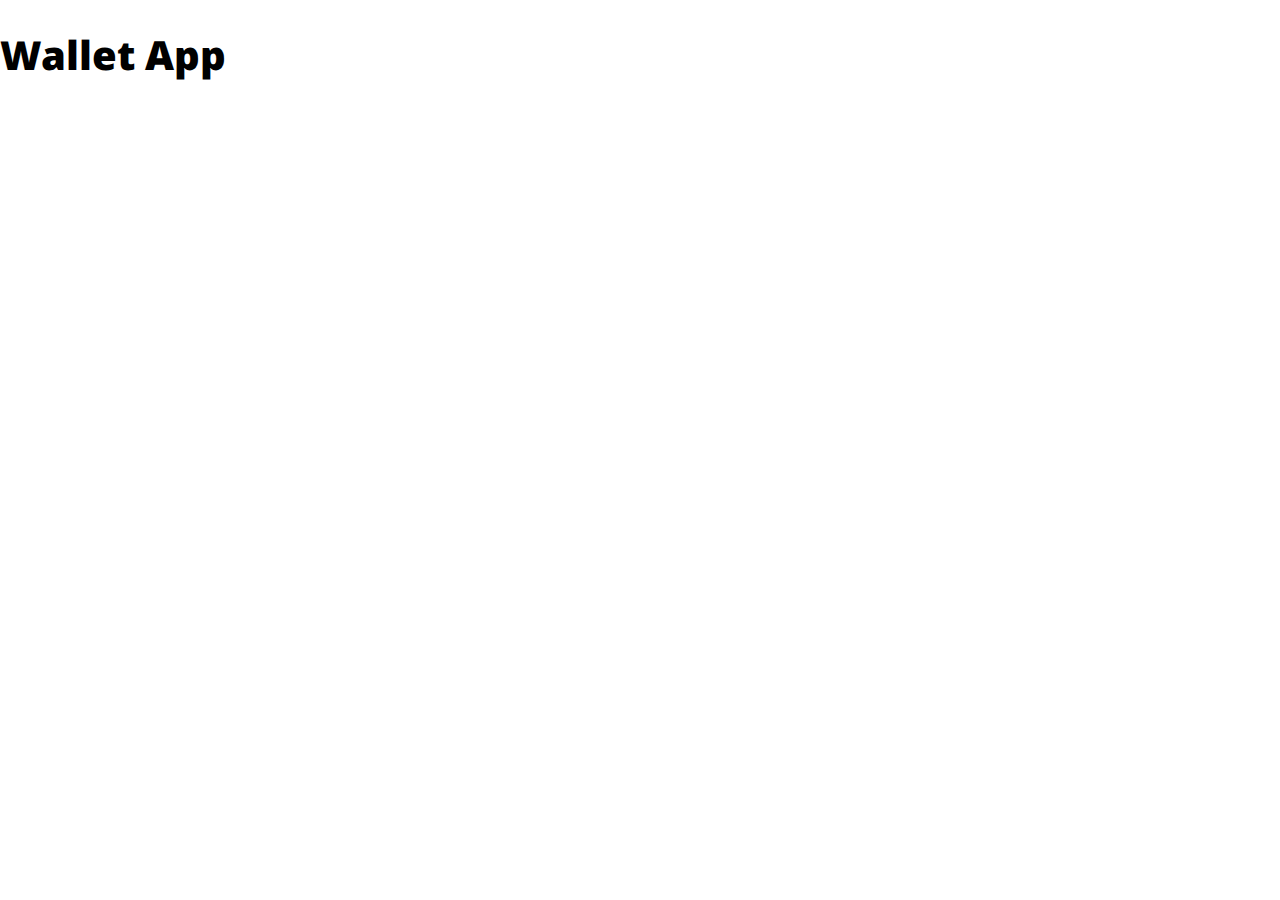
<file: index.html>
<!DOCTYPE html>
<html lang="pt-BR">
<head>
  <meta charset="UTF-8">
  <meta name="viewport" content="width=device-width, initial-scale=1.0">
  <title>Wallet App - Login</title>
  <link rel="stylesheet" href="style/style.css">
</head>
<body>
  <h1>Wallet App</h1>
  <script src="script/index.js"></script>
</body>
</html>
</file>
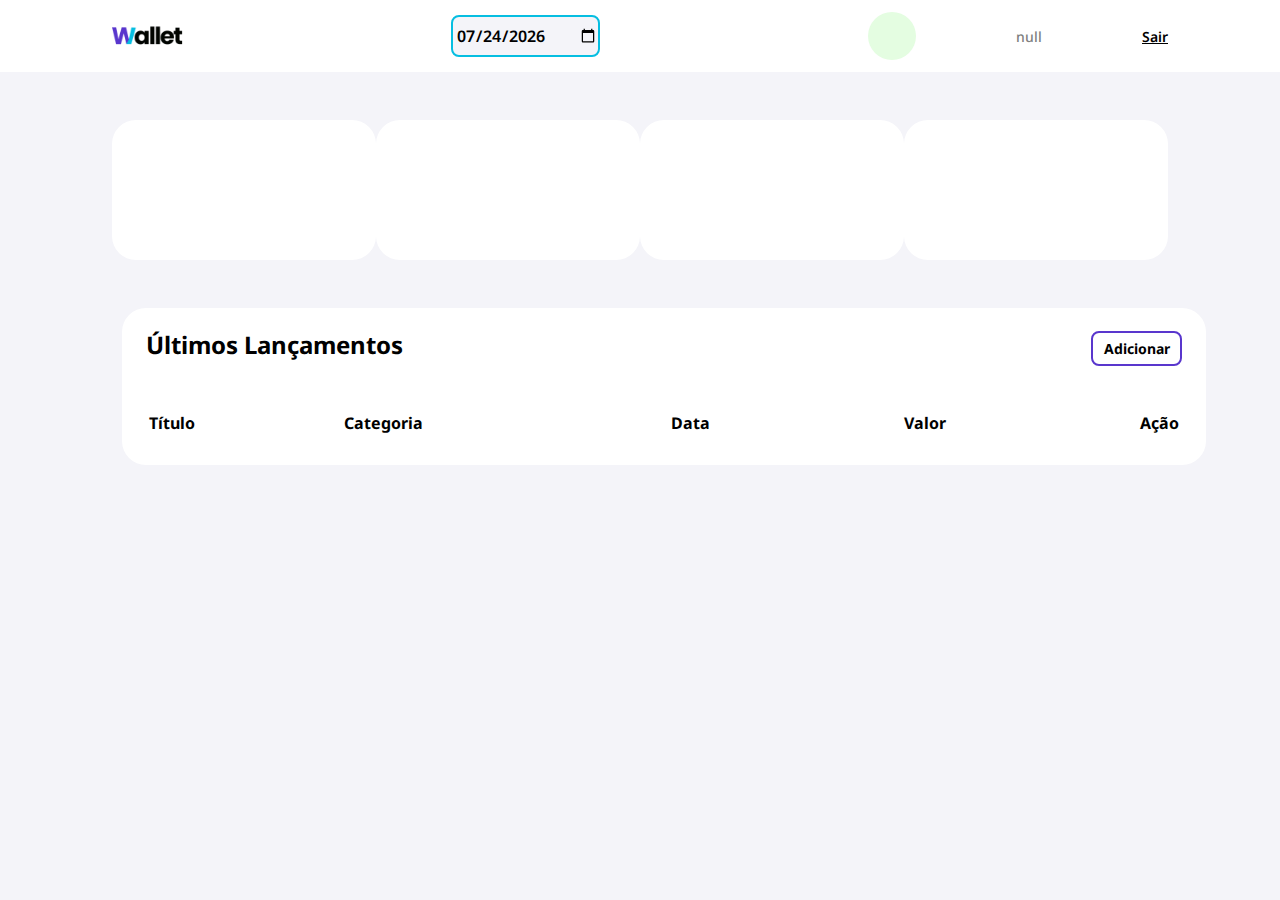
<file: pages/dashboard/index.html>
<!DOCTYPE html>
<html lang="pt-BR">
  <head>
    <meta charset="UTF-8" />
    <meta name="viewport" content="width=device-width, initial-scale=1.0" />
    <link rel="stylesheet" href="dashboard.css" />
    <link rel="stylesheet" href="../../style/style.css" />
    <title>Wallet App - Home</title>
  </head>
  <body>
    <div class="home-content-container">
      <div class="navbar">
        <img src="../../src/img/logo.png" alt="Logo Wallet App" class="logo" />
        <div class="navbar-calendar-container">
          <input type="date" class="default" id="data-date" />
        </div>
        <div id="navbar-user-container" class="navbar-user-container">
          <div id="user-avatar" class="avatar"></div>
        </div>
      </div>
      <div class="finance-card-container">
        <div class="finance-card" id="finance-card-1"></div>
        <div class="finance-card" id="finance-card-2"></div>
        <div class="finance-card" id="finance-card-3"></div>
        <div class="finance-card" id="finance-card-4"></div>
      </div>
      <div class="table-container">
        <div class="table-content-container">
          <div class="table-header">
            <h2>Últimos Lançamentos</h2>
            <button class="add" onclick="onClickOpenModal()">Adicionar</button>
          </div>
          <table id="finances-table">
            <tr>
              <th>Título</th>
              <th>Categoria</th>
              <th>Data</th>
              <th class="center">Valor</th>
              <th class="right">Ação</th>
            </tr>
          </table>
        </div>
      </div>
    </div>
    <div class="modal-background" id="modal-bg">
      <div class="modal-content">
        <div class="modal-content-header">
          <h3>Adicionar Lançamento</h3>
          <button onclick="onClickCloseModal()" class="add">Fechar</button>
        </div>
        <div class="modal-content-form">
          <form class="finance-form" id="add-item-form">
            <label for="title" class="spaced">Título</label>
            <input
              type="text"
              placeholder="Ex: Compra de Supermercado"
              class="default spaced"
              id="title"
            />
            <label for="value" class="spaced">Valor</label>
            <input
              type="number"
              step="any"
              placeholder="R$ 0,00"
              class="default spaced"
              id="value"
            />
            <label for="date" class="spaced">Data</label>
            <input type="date" class="default spaced" id="date" />
            <label for="category" class="spaced">Categoria</label>
            <select name="category" id="category" class="spaced"></select>
            <button class="auth" type="submit">Salvar</button>
          </form>
        </div>
      </div>
    </div>
    <script src="index.js"></script>
  </body>
</html>
</file>
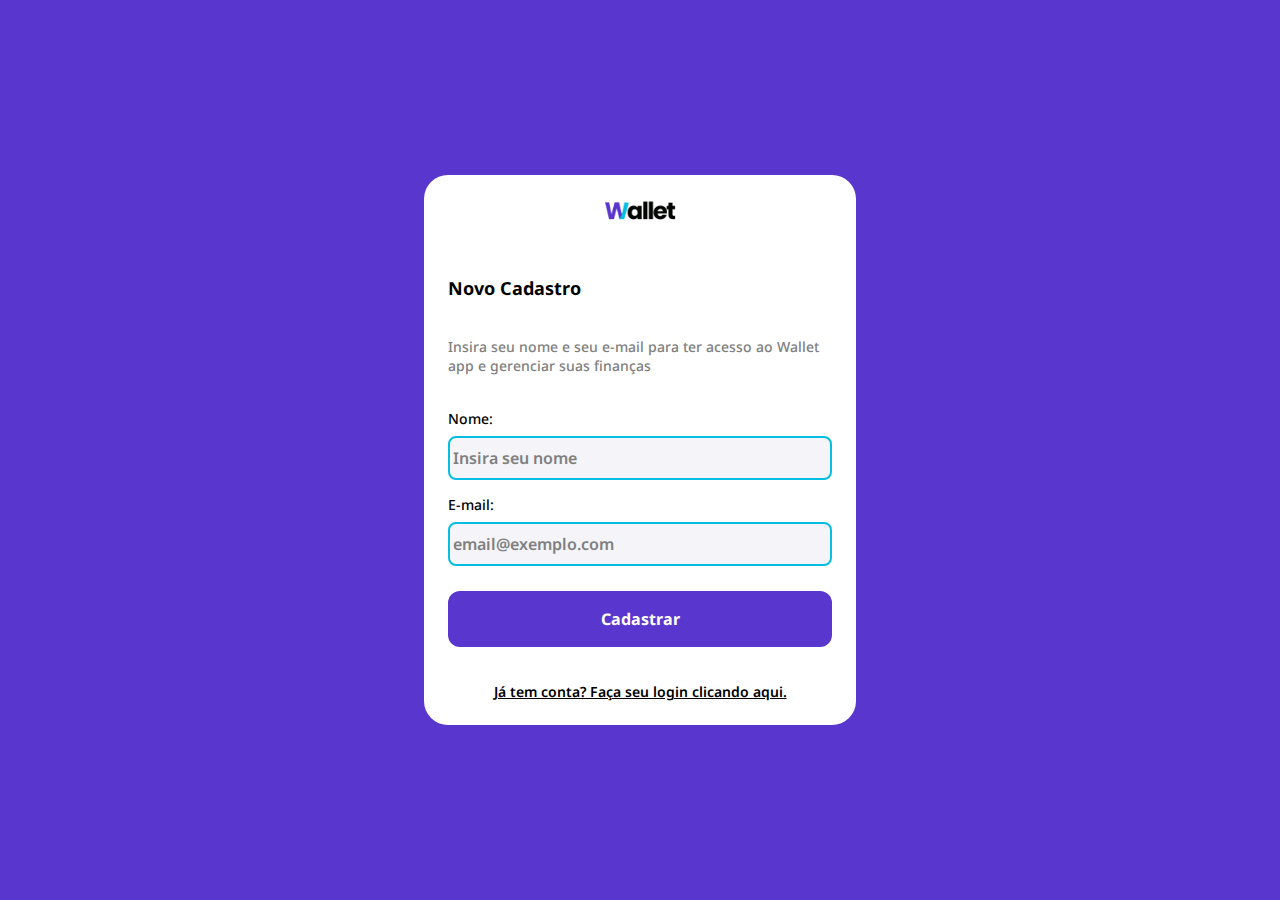
<file: pages/register/index.html>
<!DOCTYPE html>
<html lang="pt-BR">
  <head>
    <meta charset="UTF-8" />
    <meta name="viewport" content="width=device-width, initial-scale=1.0" />
    <title>Wallet App - Cadastrar</title>
    <link rel="stylesheet" href="../../style/style.css" />
    <link rel="stylesheet" href="../../style/auth.css" />
    <script src="index.js"></script>
  </head>
  <body>
    <div class="root-container">
      <div class="auth-container">
        <div class="card card-gap">
          <div class="logo-container">
            <img
              src="../../src/img/logo.png"
              alt="Logo Wallet App"
              class="logo"
            />
          </div>
          <div class="auth-text">
            <h3>Novo Cadastro</h3>
            <p>
              Insira seu nome e seu e-mail para ter acesso ao Wallet app e
              gerenciar suas finanças
            </p>
            <form id="form-register">
              <div class="name-auth">
                <label for="auth-register-name" class="spaced">Nome:</label>
                <input
                  type="text"
                  name="auth-register-name"
                  id="auth-register-name"
                  placeholder="Insira seu nome"
                  class="default"
                  required
                />
                <div class="email-auth">
                  <label for="auth-register-email" class="spaced"
                    >E-mail:</label
                  >
                  <input
                    type="email"
                    name="auth-register-email"
                    id="auth-register-email"
                    placeholder="email@exemplo.com"
                    class="default"
                    required
                  />
                </div>
              </div>
              <div class="actions">
                <button class="auth" type="submit">Cadastrar</button>
                <a href="/" class="centered"
                  >Já tem conta? Faça seu login clicando aqui.</a
                >
              </div>
            </form>
          </div>
        </div>
      </div>
    </div>
    <script src="index.js"></script>
  </body>
</html>
</file>
<file: style/style.css>
@import url("https://fonts.googleapis.com/css2?family=Noto+Sans:ital,wght@0,100;0,200;0,300;0,400;0,500;0,600;0,700;0,800;0,900;1,100;1,200;1,300;1,400;1,500;1,600;1,700;1,800;1,900&display=swap");
body {
  padding: 0;
  margin: 0;
  font-family: "Noto Sans", sans-serif;
}

.root-container {
  background-color: #5936cd;
  height: 100vh;
  width: 100vw;
  display: flex;
  flex-direction: column;
  justify-content: center;
  align-items: center;
}

h1 {
  font-family: "Noto Sans", sans-serif;
  font-weight: 900;
  font-size: 40px;
  color: black;
}

h2 {
  font-family: "Noto Sans", sans-serif;
  font-weight: 700;
  font-size: 24px;
  color: black;
}

h3 {
  font-family: "Noto Sans", sans-serif;
  font-weight: 700;
  font-size: 18px;
  color: black;
}

h4 {
  font-family: "Noto Sans", sans-serif;
  font-weight: 600;
  font-size: 16px;
  color: gray;
}

p {
  font-family: "Noto Sans", sans-serif;
  font-weight: 500;
  font-size: 14px;
  color: gray;
}

label {
  font-family: "Noto Sans", sans-serif;
  font-weight: 500;
  font-size: 14px;
  color: black;
}

a {
  font-family: "Noto Sans", sans-serif;
  font-weight: 600;
  font-size: 14px;
  color: black;
  text-decoration: underline;
}

input.default,
select {
  height: 38px;
  font-family: "Noto Sans", sans-serif;
  font-weight: 600;
  font-size: 16px;
  color: black;
  border: 2px solid #06bee1;
  border-radius: 8px;
  padding-left: 3px;
  background-color: #f4f4f9;
}

input:active {
  border: 2px solid #06bee1;
}

input::placeholder {
  color: gray;
}

button.auth {
  height: 56px;
  background-color: #5936cd;
  padding: 8px, 12px, 8px, 12px;
  border-radius: 12px;
  font-family: "Noto Sans", sans-serif;
  font-weight: 700;
  font-size: 16px;
  border: none;
  color: white;
  cursor: pointer;
}

button.add {
  width: 91px;
  height: 35px;
  background-color: white;
  border: 2px solid #5936cd;
  border-radius: 8px;
  font-family: "Noto Sans", sans-serif;
  font-weight: 700;
  font-size: 14px;
  color: black;
  cursor: pointer;
}

div.card {
  padding: 24px;
  background-color: white;
  border-radius: 24px;
  display: flex;
  flex-direction: column;
}

div.avatar {
  width: 48px;
  height: 48px;
  border-radius: 24px;
  background-color: #e4fde1;
  display: flex;
  flex-direction: column;
  align-items: center;
  justify-content: center;
}

img.logo {
  width: 71px;
  height: auto;
}

.spaced {
  margin-bottom: 8px;
}

.centered {
  text-align: center;
}

.card-gap {
  row-gap: 35px;
}
</file>
<file: pages/dashboard/dashboard.css>
body {
  padding: 0;
  margin: 0;
  overflow-x: hidden;
}
.home-content-container {
  display: flex;
  flex-direction: column;
  align-items: flex-start;
  justify-content: flex-start;
  width: 100vw;
  height: 100vh;
  background-color: #f4f4f9;
}

.navbar {
  width: 100vw;
  background-color: white;
  height: 72px;
  display: flex;
  flex-direction: row;
  align-items: center;
  justify-content: space-between;
  padding: 24px 112px;
  box-sizing: border-box;
}

.navbar-calendar-container {
  width: 260px;
  display: flex;
  flex-direction: row;
  align-items: center;
  justify-content: center;
}

.navbar-user-container {
  width: 300px;
  height: 100%;
  display: flex;
  flex-direction: row;
  align-items: center;
  justify-content: space-between;
}

.finance-card-container {
  display: flex;
  width: 100%;
  align-items: center;
  flex-direction: row;
  justify-content: space-between;
  padding: 48px 112px;
  box-sizing: border-box;
}

.finance-card {
  width: 280px;
  height: 140px;
  border-radius: 24px;
  background-color: #fff;
  display: flex;
  flex-direction: column;
  align-items: center;
  justify-content: center;
}
.table-container {
  display: flex;
  width: 100%;
  align-items: flex-start;
  flex-direction: column;
  justify-content: flex-start;
  padding: 0px 122px;
  box-sizing: border-box;
}
.table-content-container {
  display: flex;
  width: 100%;
  flex-direction: column;
  align-items: flex-start;
  justify-content: flex-start;
  background-color: #fff;
  border-radius: 24px;
  height: fit-content;
  padding: 0px 24px;
  padding-bottom: 24px;
}

.table-header {
  display: flex;
  width: 100%;
  flex-direction: row;
  justify-content: space-between;
  align-items: baseline;
  padding-bottom: 24px;
}

table {
  width: 100%;
}

th {
  text-align: left;
}

th.right {
  text-align: right;
}

th.center {
  text-align: center;
}

td.left {
  text-align: left;
  color: #7c7c7c;
}

td.right {
  text-align: right;
  color: #7c7c7c;
}

td.center {
  text-align: center;
  color: #7c7c7c;
}

.modal-background {
  display: flex;
  flex-direction: column;
  align-items: flex-end;
  width: 100vw;
  height: 100vh;
  position: fixed;
  top: 0;
  bottom: 0;
  left: 0;
  right: 0;
  background-color: rgba(1, 4, 0, 0.2);
  visibility: collapse;
}

.modal-content {
  height: 100%;
  width: 480px;
  background-color: #f4f4f9;
  padding: 24px;
  box-sizing: border-box;
}

.modal-content-header {
  display: flex;
  flex-direction: row;
  justify-content: space-between;
  align-items: baseline;
  margin-bottom: 12px;
}

.modal-content-form,
.finance-form {
  display: flex;
  flex-direction: column;
}

tr {
  height: 32px;
}
</file>
<file: style/auth.css>
@media only screen and (max-device-width: 450px) {
  * {
    overflow: hidden;
  }
  .root-container {
    width: 100vw;
  }

  .auth-container {
    width: 96vw !important;
  }
}
.auth-container {
  width: 432px;
}

.email-auth,
.name-auth {
  display: flex;
  flex-direction: column;
  margin-top: 15px;
}

.logo-container {
  display: flex;
  flex-direction: column;
  align-items: center;
}

.actions {
  margin-top: 25px;
  display: flex;
  flex-direction: column;
  row-gap: 35px;
}

.auth-text,
.form {
  display: flex;
  row-gap: 5px;
  flex-direction: column;
}

.email-error,
.name-error {
  visibility: collapse !important;
}
</file>
